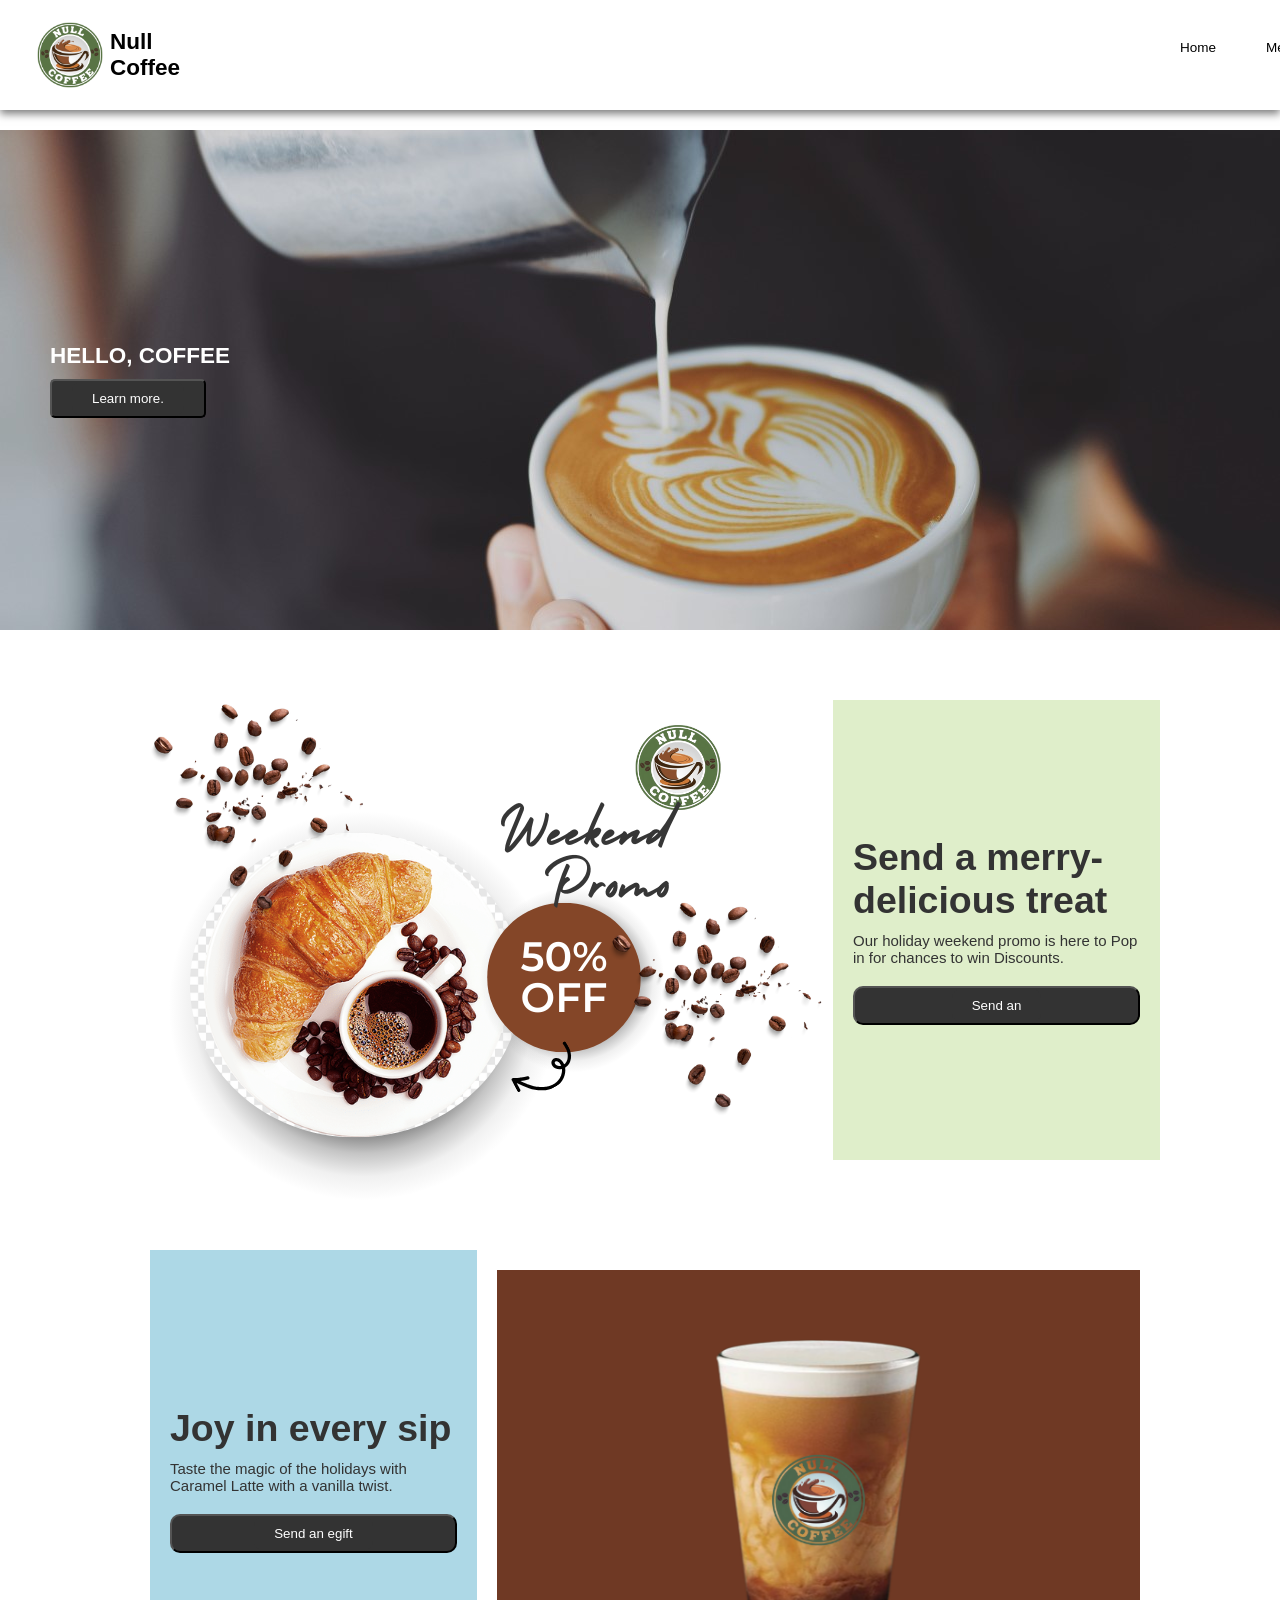
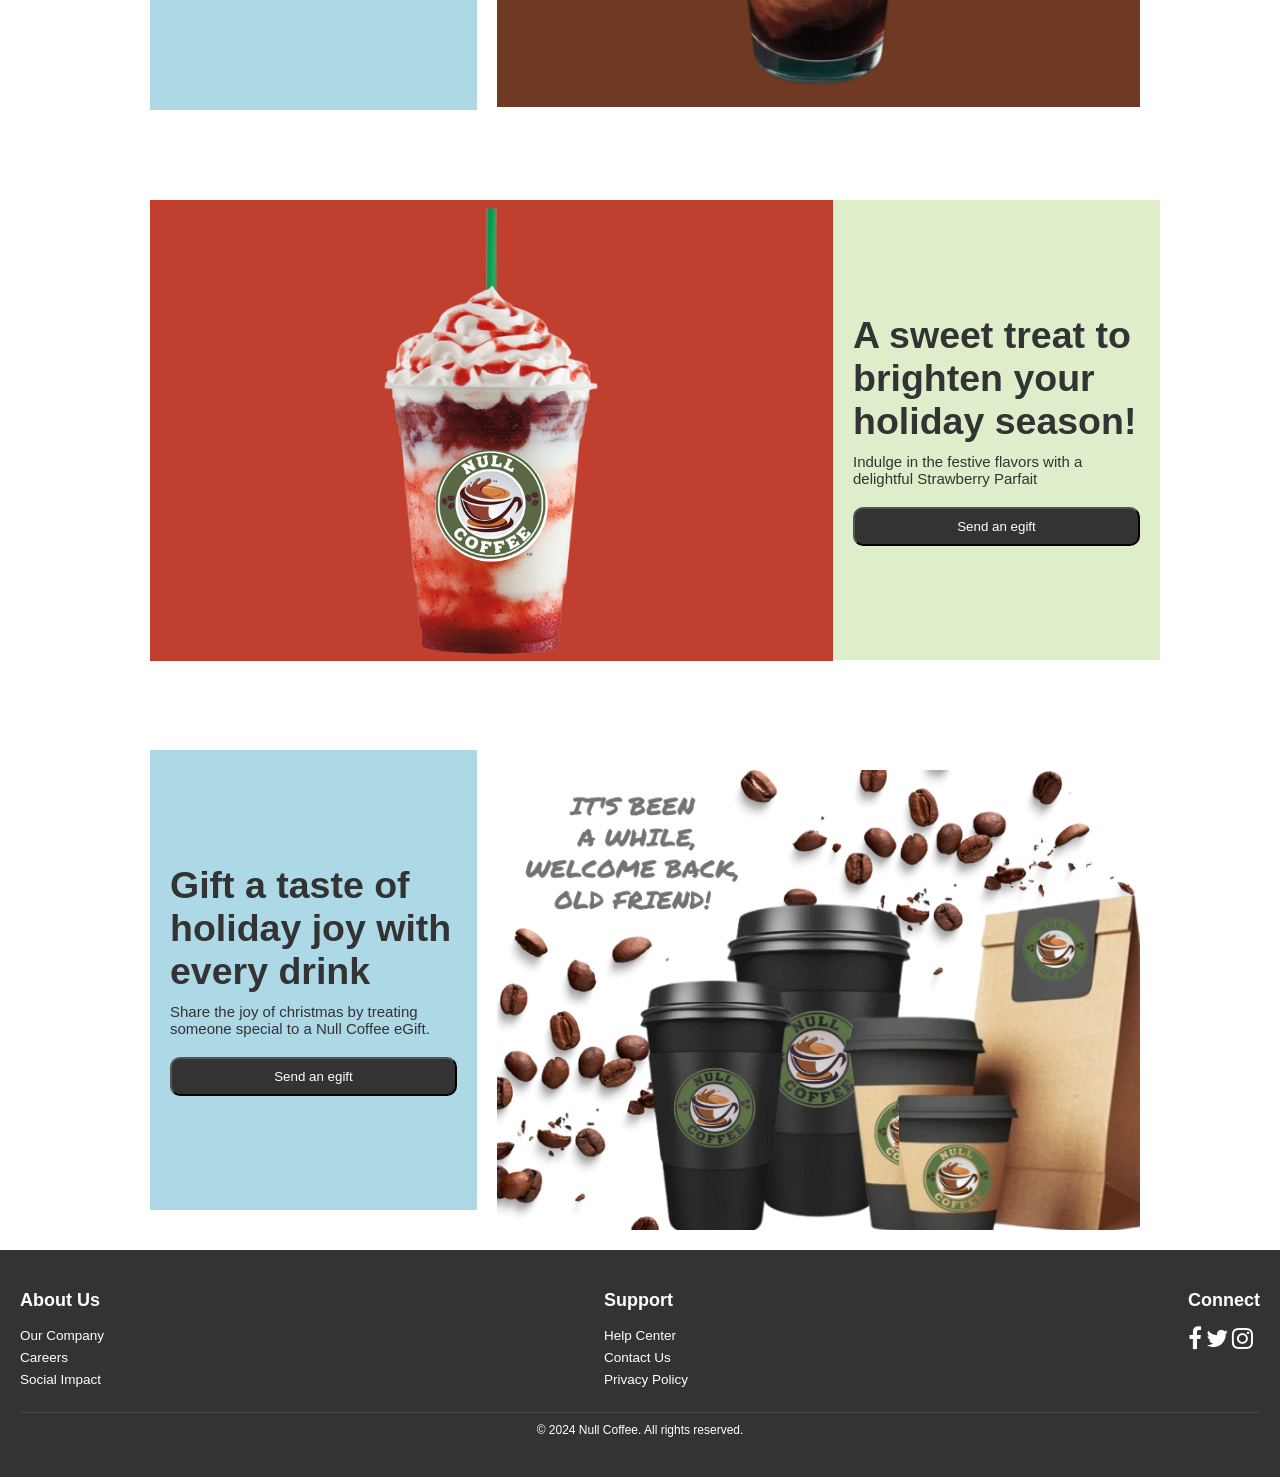
<file: WDP - Null Coffee/index.html>
<!DOCTYPE html>
<html lang="en">
<head>
    <meta charset="UTF-8">
    <meta name="viewport" content="width=device-width, initial-scale=1.0">
    <title>Null Coffee</title>
    <link rel="stylesheet" href="https://cdnjs.cloudflare.com/ajax/libs/font-awesome/4.7.0/css/font-awesome.min.css">
    <link rel="stylesheet" href="styles.css">
    <link rel="icon" type="png" href="image/logo.png">
</head>
<body>

    <!-- Header Section -->
    <header>
        <div class="navbar">
            <a href="index.html"><img src="image/logo.png" alt="Null Coffee Logo"></a>
            <h2>Null Coffee</h2>
            <div class="menu">
                    <div class="point"><a href="index.html">Home</a></div>
                    <div class="point"><a href="menu/menu.html">Menu</a></div>
                    <div class="point"><a href="About Us/About Us.html">About Us</a></div>
                    <div class="point"><a href="About Us/About Us.html">Contact Us</a></div>
            </div>
        </div>
    </header>

    <!-- Body / Hero Section -->
  
    <section class="background">
        <div class="headerhalf1">
            <h2>HELLO, COFFEE</h2>
            <button class="cta-button"><a href="menu/menu.html">Learn more.</a></button>
        </div>
    </section>  

    <section class="hero">
        <div class="hero-left">
            <img src="image/Promo.png" alt="Gift Card Image">
        </div>
        <div class="hero-right">
            <h1>Send a merry-delicious treat</h1>
            <p>Our holiday weekend promo is here to 
                Pop in for chances to win  Discounts. </p>
            <button class="cta-button"><a href="menu/menu.html">Send an </a></button>
    </section>

     <section class="hero2 highlight">
        <div class="hero-left2">
            <img src="iced coffee/Latte Coffee.png" alt="Iced Coffee Image">
        </div>
        <div class="hero-right2">
            <h1>Joy in every sip
               </h1>
            <p> Taste the magic of the holidays with Caramel  Latte with a vanilla twist.</p>
              <button class="cta-button"><a href="menu/menu.html">Send an egift </a></button>
        </div>
    </section>

    <section class="hero">
        <div class="hero-left">
            <img src="frapped/strawberry.png" alt="Frapped Image">
        </div>
        <div class="hero-right">
            <h1> A sweet treat to brighten your holiday season!</h1>
            <p>Indulge in the festive flavors with a delightful Strawberry Parfait </p>
            <button class="cta-button"><a href="menu/menu.html">Send an egift</a></button>
        </div>
    </section>

    <section class="hero2">
        <div class="hero-left2">
            <img src="image/package.png" alt="Iced Coffee Image">
        </div>
        <div class="hero-right2">
            <h1>Gift a taste of holiday joy with every drink</h1>
            <p>Share the joy of christmas by treating someone special to a Null Coffee eGift.</p>
           <button class="cta-button"><a href="menu/menu.html">Send an egift </a></button>
        </div>
    </section>


      <!-- Footer Section -->
    <footer>
        <div class="footer-columns">
            <div class="footer-column">
                <h4>About Us</h4>
                <ul>
                    <li><a href="About Us/About Us.html">Our Company</a></li>
                    <li><a href="About Us/About Us.html">Careers</a></li>
                    <li><a href="About Us/About Us.html">Social Impact</a></li>
                </ul>
            </div>
            <div class="footer-column">
                <h4>Support</h4>
                <ul>
                    <li><a href="About Us/About Us.html">Help Center</a></li>
                    <li><a href="About Us/About Us.html">Contact Us</a></li>
                    <li><a href="About Us/About Us.html">Privacy Policy</a></li>
                </ul>
            </div>
            <div class="footer-column">
                <h4>Connect</h4>
                <ul>
                    <i class="fa fa-facebook" aria-hidden="true"></i>
                    <i class="fa fa-twitter" aria-hidden="true"></i>
                    <i class="fa fa-instagram" aria-hidden="true"></i>
                </ul>
            </div>
        </div>
        <div class="footer-bottom">
            <p>&copy; 2024 Null Coffee. All rights reserved.</p>
        </div>
    </footer>
</body>
</html>
</file>
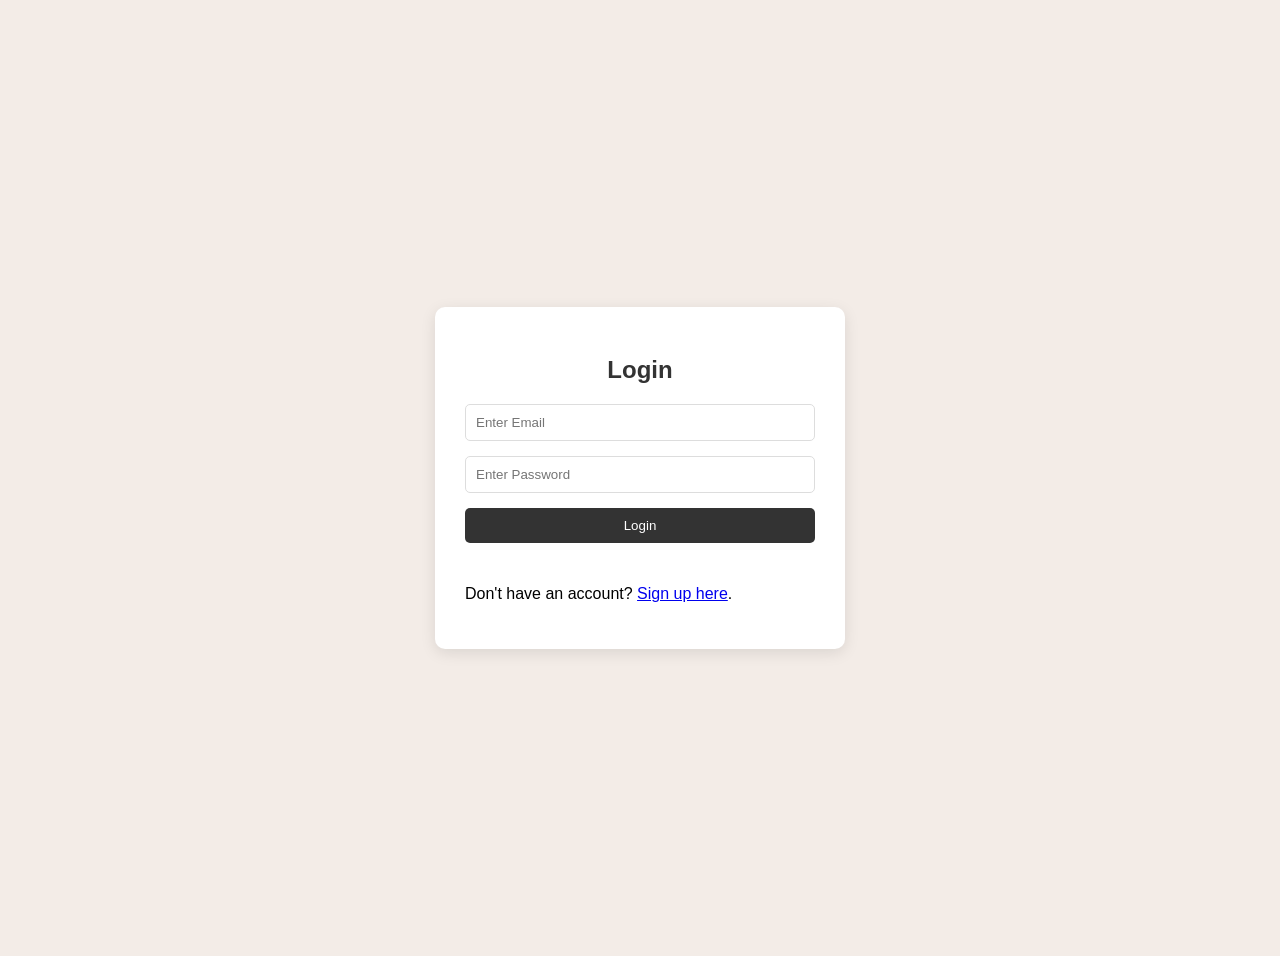
<file: WDP - Null Coffee/login.html>
<!DOCTYPE html>
<html lang="en">
<head>
    <meta charset="UTF-8">
    <meta name="viewport" content="width=device-width, initial-scale=1.0">
    <title>Login Page</title>
    <link rel="icon" type="png" href="logo.png">
</head>
<style>
    body {
    font-family: Arial, sans-serif;
    background-color: #f3ece7;
    display: flex;
    align-items: center;
    justify-content: center;
    height: 100vh;
    padding: 20px;
}
    .auth-container {
    background-color: white;
    width: 350px;
    padding: 30px;
    border-radius: 10px;
    box-shadow: 0 4px 15px rgba(0, 0, 0, 0.1);
}
.auth-container {
    display: flex;
    flex-direction: column;
}

.auth-container h2 {
    text-align: center;
    margin-bottom: 20px;
    color: #333;
}
.auth-container input {
    padding: 10px;
    margin-bottom: 15px;
    border: 1px solid #ddd;
    border-radius: 5px;
}
.auth-container button {
    background-color: #333;
    color: white;
    border: none;
    padding: 10px;
    cursor: pointer;
    border-radius: 5px;
    transition: background-color 0.3s ease;
}
.auth-container button:hover {
    background-color: #0056b3;
}
.error {
    color: red;
    margin-top: 10px;
}
</style>
<body>
    <div class="auth-container">
        <h2>Login</h2>
        <input type="email" id="login-email" placeholder="Enter Email" />
        <input type="password" id="login-password" placeholder="Enter Password" />
        <button onclick="validateLogin()">Login</button>
        <p id="login-error" class="error"></p>
        <p>Don't have an account? <a href="signup.html">Sign up here</a>.</p>
    </div>
    <script src="auth.js"></script>
</body>
</html>
</file>
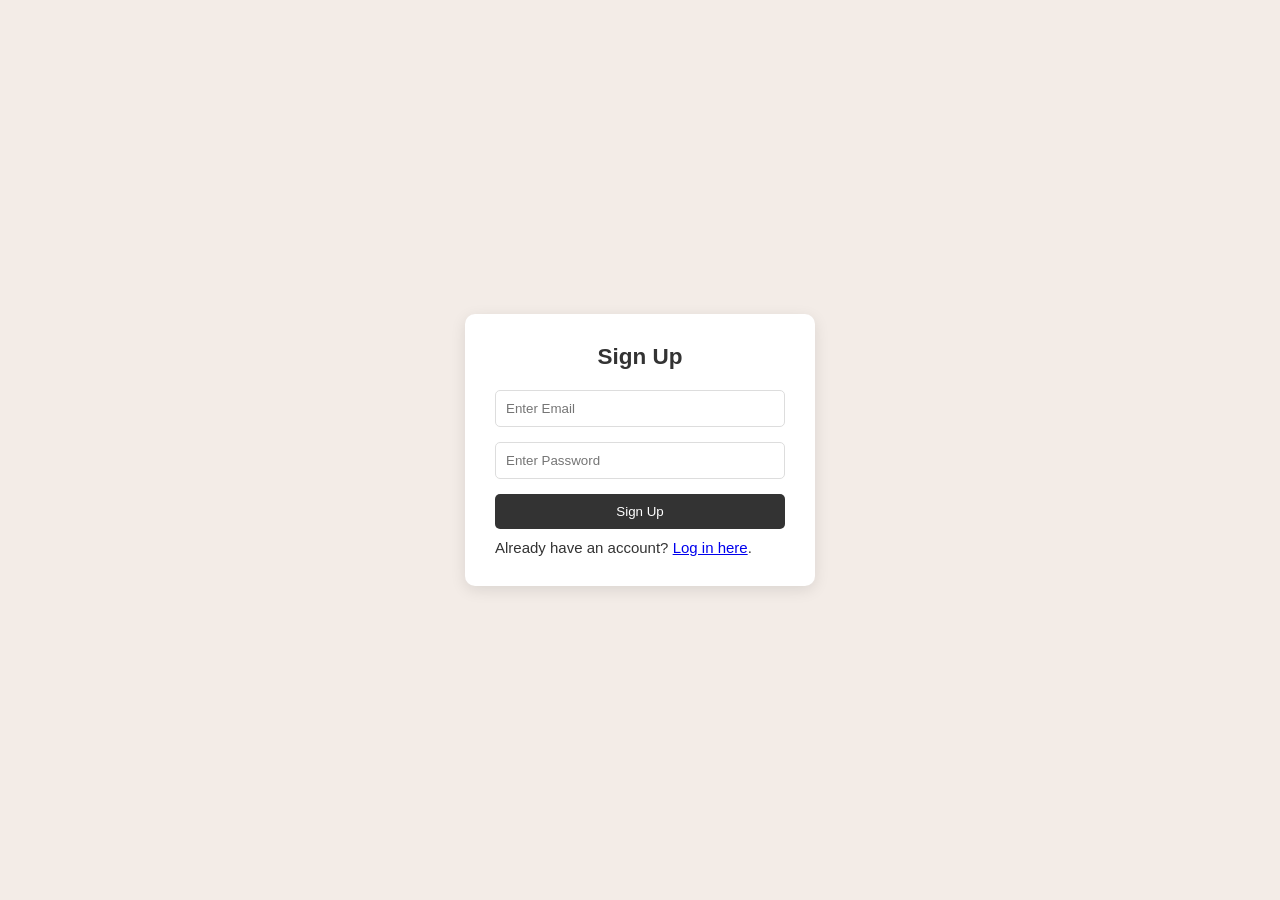
<file: WDP - Null Coffee/signup.html>
<!DOCTYPE html>
<html lang="en">
<head>
    <meta charset="UTF-8">
    <meta name="viewport" content="width=device-width, initial-scale=1.0">
    <title>Signup Page</title>
    <link rel="stylesheet" href="styles.css">
    <link rel="icon" type="png" href="logo.png">
</head>
<style>
    body {
    font-family: Arial, sans-serif;
    background-color: #f3ece7;
    display: flex;
    align-items: center;
    justify-content: center;
    height: 100vh;
    padding: 20px;
}
    .auth-container {
    background-color: white;
    width: 350px;
    padding: 30px;
    border-radius: 10px;
    box-shadow: 0 4px 15px rgba(0, 0, 0, 0.1);
}
.auth-container {
    display: flex;
    flex-direction: column;
}

.auth-container h2 {
    text-align: center;
    margin-bottom: 20px;
    color: #333;
}
.auth-container input {
    padding: 10px;
    margin-bottom: 15px;
    border: 1px solid #ddd;
    border-radius: 5px;
}
.auth-container button {
    background-color: #333;
    color: white;
    border: none;
    padding: 10px;
    cursor: pointer;
    border-radius: 5px;
    transition: background-color 0.3s ease;
}
.auth-container button:hover {
    background-color: #0056b3;
}
.error {
    color: red;
    margin-top: 10px;
}
</style>
<body>
    <div class="auth-container">
        <h2>Sign Up</h2>
        <input type="email" id="signup-email" placeholder="Enter Email" />
        <input type="password" id="signup-password" placeholder="Enter Password" />
        <button onclick="validateSignup()">Sign Up</button>
        <p id="signup-error" class="error"></p>
        <p>Already have an account? <a href="login.html">Log in here</a>.</p>
    </div>
    <script src="auth.js"></script>
</body>
</html>
</file>
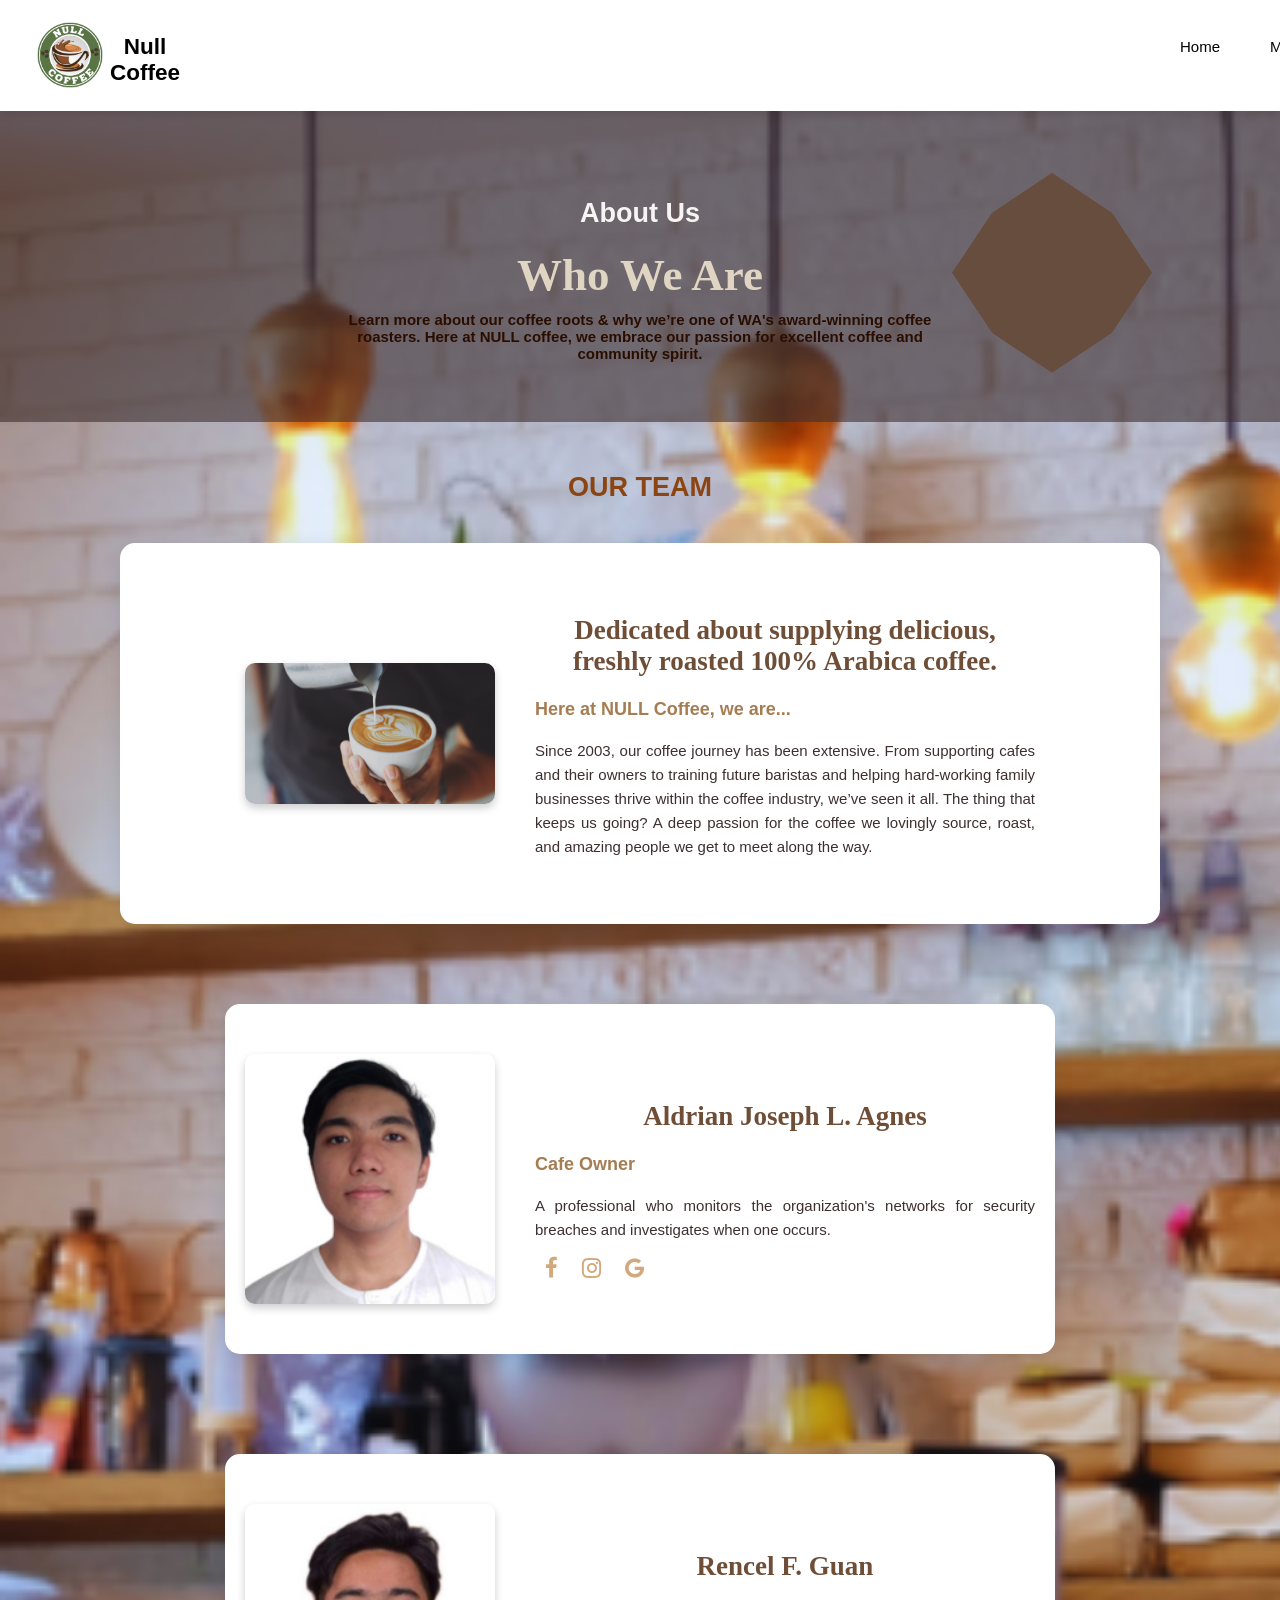
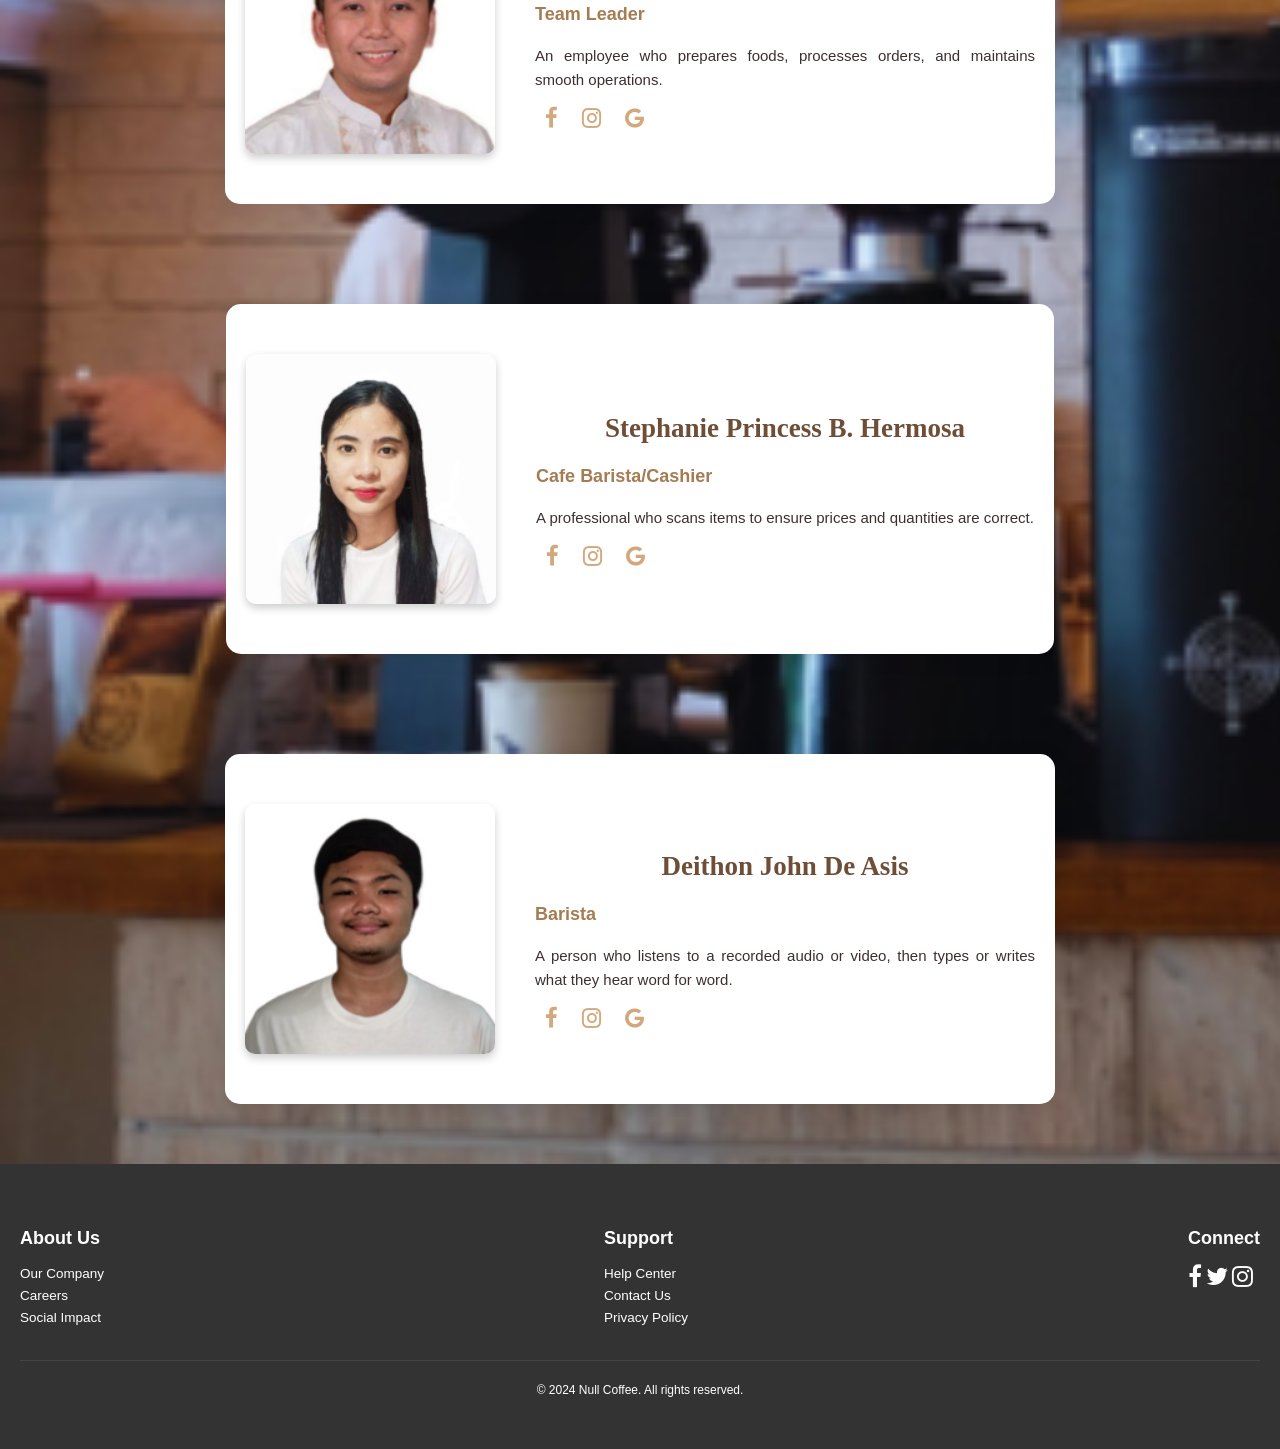
<file: WDP - Null Coffee/About Us/About Us.html>
<!DOCTYPE html>
<html lang="en">
<head>
    <meta charset="UTF-8">
    <meta name="viewport" content="width=device-width, initial-scale=1.0">
    <link rel="icon" type="png" href="logo.png">
    <title>About Us</title>

    <!-- Font Awesome CSS -->
    <link rel="stylesheet" href="https://cdnjs.cloudflare.com/ajax/libs/font-awesome/4.7.0/css/font-awesome.min.css">

    <!-- External CSS Link -->
    <link rel="stylesheet" type="text/css" href="style.css">
</head>
<body>

    <!-- Header Section -->
    <header>
        <div class="navbar">
            <a href="C:\Users\User\Documents\WDP - Null Coffee with JS\WDP - Null Coffee\index.html"><img src="logo.png" alt="Null Coffee Logo"></a>
            <h2>Null Coffee</h2>
            <div class="menu">
                    <div class="point"><a href="C:\Users\User\Documents\WDP - Null Coffee with JS\WDP - Null Coffee\index.html">Home</a></div>
                    <div class="point"><a href="C:\Users\User\Documents\WDP - Null Coffee with JS\WDP - Null Coffee\menu\menu.html">Menu</a></div>
                    <div class="point"><a href="About Us.html">About Us</a></div>
                    <div class="point"><a href="About Us.html">Contact Us</a></div>
            </div>
        </div>
    </header>
    </header>

    <!-- Header Section for About Us -->
    <div class="header-section">
        <h3>About Us</h3>
        <h1>Who We Are</h1>
        <p class="about-text">Learn more about our coffee roots & why we’re one of WA's award-winning coffee roasters. Here at NULL coffee, we embrace our passion for excellent coffee and community spirit.</p>
        <div class="wavy-line"></div>
        
        <!-- Accent shape for decorative effect -->
        <div class="accent-shape"></div> 
    </div>

    <h3 style="text-align: center; margin-top: 50px;">
        OUR TEAM
    </h3>

    <!-- New Team Section (Image on the left and description on the right) -->
    <div class="team-section">
        <img src="cafe bg css.png" alt="Team Image" class="team-image">

        <div class="team-description">
            <h2>Dedicated about supplying delicious, freshly roasted 100% Arabica coffee.</h2>
            <p class="highlight">Here at NULL Coffee, we are...</p>
            <p>Since 2003, our coffee journey has been extensive. From supporting cafes and their owners to training future baristas and helping hard-working family businesses thrive within the coffee industry, we’ve seen it all. The thing that keeps us going? A deep passion for the coffee we lovingly source, roast, and amazing people we get to meet along the way.</p>
        </div>
    </div>

    <!-- Individual Team Members Section -->
    <div class="team-container">

        <!-- Team Member 1 -->
        <div class="team-section">
            <img src="ALDRIAN AGNES PIC.png" alt="Agnes's photo" class="team-image">
            <div class="team-description">
                <h2>Aldrian Joseph L. Agnes</h2>
                <p class="highlight">Cafe Owner</p>
                <p>A professional who monitors the organization's networks for security breaches and investigates when one occurs.</p>
                <div class="social-icons">
                    <i class="fa fa-facebook" aria-hidden="true"></i>
                    <i class="fa fa-instagram" aria-hidden="true"></i>
                    <i class="fa fa-google" aria-hidden="true"></i>
                </div>
            </div>
        </div>

        <!-- Team Member 2 -->
        <div class="team-section">
            <img src="RENCEL GUAN PIC.png" alt="Guan's photo" class="team-image">
            <div class="team-description">
                <h2>Rencel F. Guan</h2>
                <p class="highlight">Team Leader</p>
                <p>An employee who prepares foods, processes orders, and maintains smooth operations.</p>
                <div class="social-icons">
                    <i class="fa fa-facebook" aria-hidden="true"></i>
                    <i class="fa fa-instagram" aria-hidden="true"></i>
                    <i class="fa fa-google" aria-hidden="true"></i>
                </div>
            </div>
        </div>

        <!-- Team Member 3 -->
        <div class="team-section">
            <img src="STEPHANIE HERMOSA_PIC.png" alt="Hermosa's photo" class="team-image">
            <div class="team-description">
                <h2>Stephanie Princess B. Hermosa</h2>
                <p class="highlight">Cafe Barista/Cashier</p>
                <p>A professional who scans items to ensure prices and quantities are correct.</p>
                <div class="social-icons">
                    <i class="fa fa-facebook" aria-hidden="true"></i>
                    <i class="fa fa-instagram" aria-hidden="true"></i>
                    <i class="fa fa-google" aria-hidden="true"></i>
                </div>
            </div>
        </div>

        <!-- Team Member 4 -->
        <div class="team-section">
            <img src="DEITHON DE ASIS PIC.png" alt="De Asis's photo" class="team-image">
            <div class="team-description">
                <h2>Deithon John De Asis</h2>
                <p class="highlight">Barista</p>
                <p>A person who listens to a recorded audio or video, then types or writes what they hear word for word.</p>
                <div class="social-icons">
                    <i class="fa fa-facebook" aria-hidden="true"></i>
                    <i class="fa fa-instagram" aria-hidden="true"></i>
                    <i class="fa fa-google" aria-hidden="true"></i>
                </div>
            </div>
        </div>
    </div>
      <!-- Footer Section -->
    <footer>
        <div class="footer-columns">
            <div class="footer-column">
                <h4>About Us</h4>
                <ul>
                    <li><a href="About Us\About Us.html">Our Company</a></li>
                    <li><a href="About Us\About Us.html">Careers</a></li>
                    <li><a href="About Us\About Us.html">Social Impact</a></li>
                </ul>
            </div>
            <div class="footer-column">
                <h4>Support</h4>
                <ul>
                    <li><a href="About Us\About Us.html">Help Center</a></li>
                    <li><a href="About Us\About Us.html">Contact Us</a></li>
                    <li><a href="About Us\About Us.html">Privacy Policy</a></li>
                </ul>
            </div>
            <div class="footer-column">
                <h4>Connect</h4>
                <ul>
                    <i class="fa fa-facebook" aria-hidden="true"></i>
                    <i class="fa fa-twitter" aria-hidden="true"></i>
                    <i class="fa fa-instagram" aria-hidden="true"></i>
                </ul>
            </div>
        </div>
        <div class="footer-bottom">
            <p>&copy; 2024 Null Coffee. All rights reserved.</p>
        </div>
    </footer>
</body>
</html>
</file>
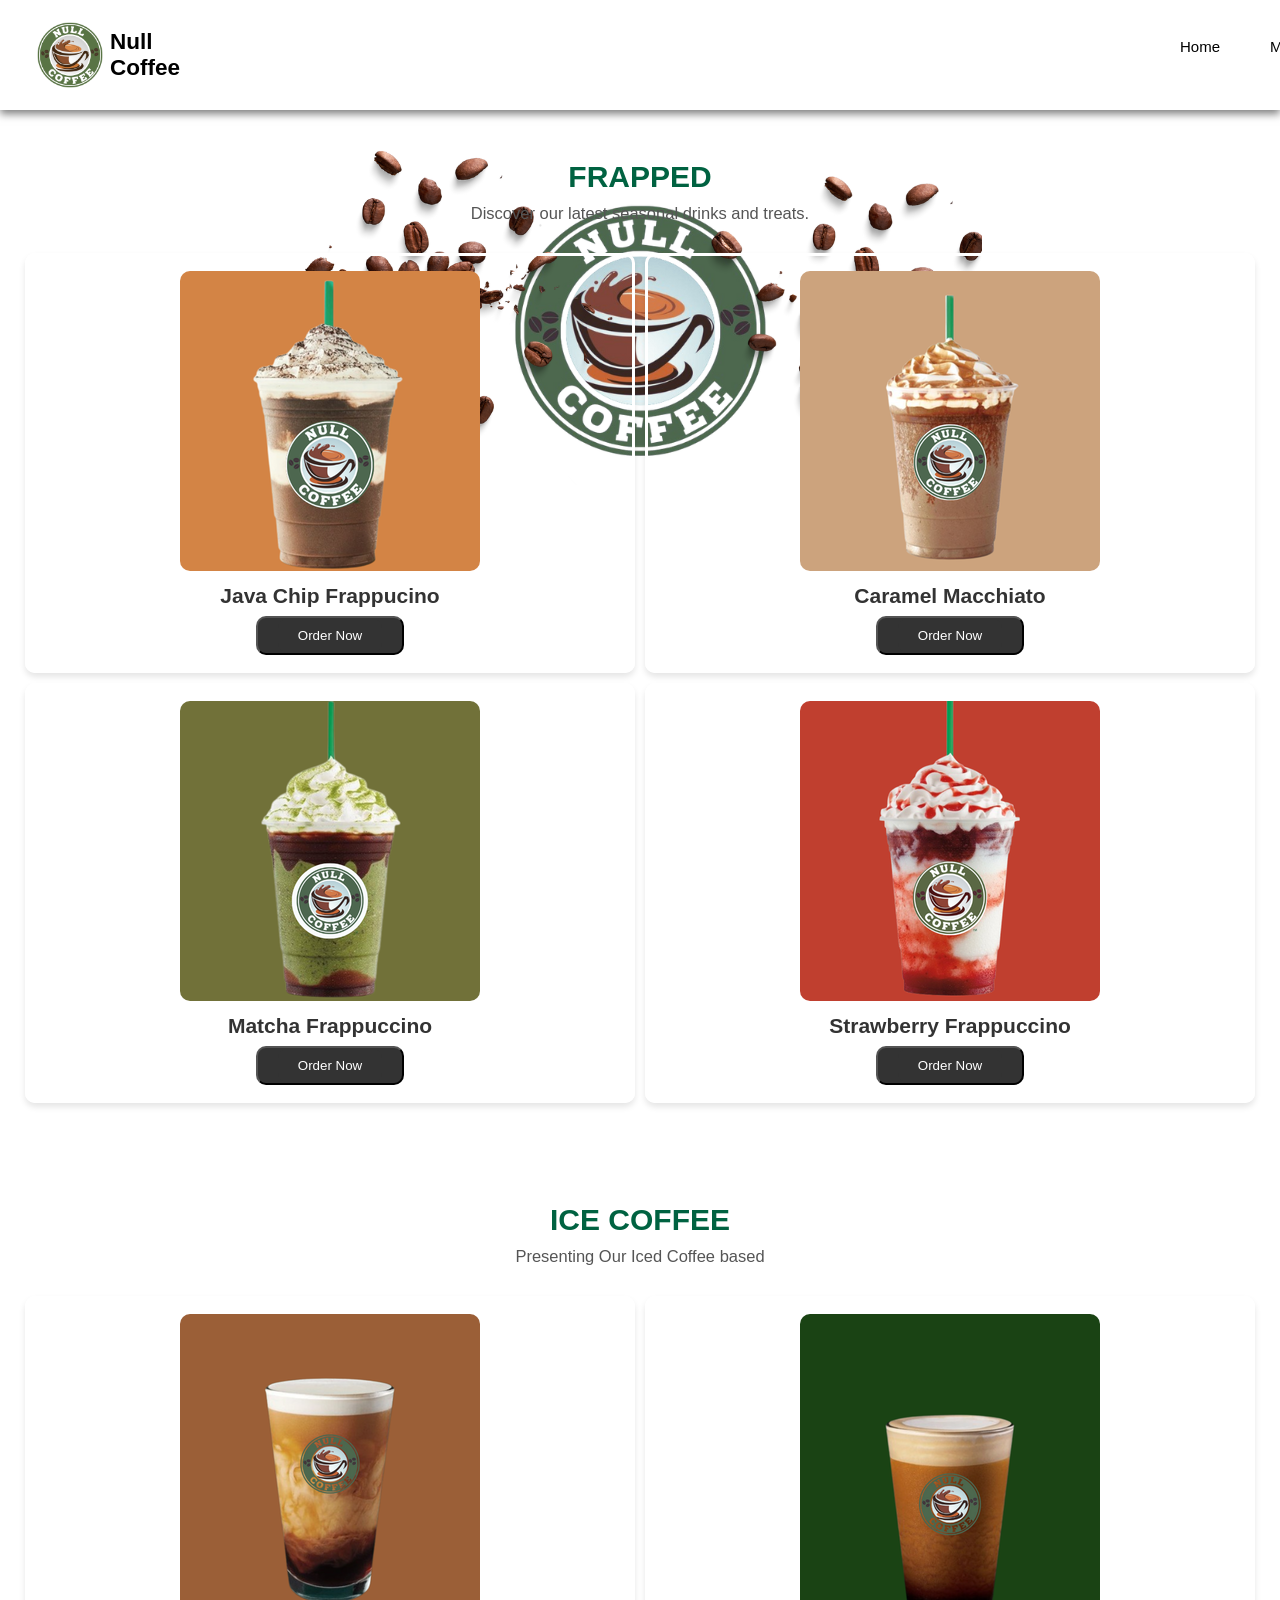
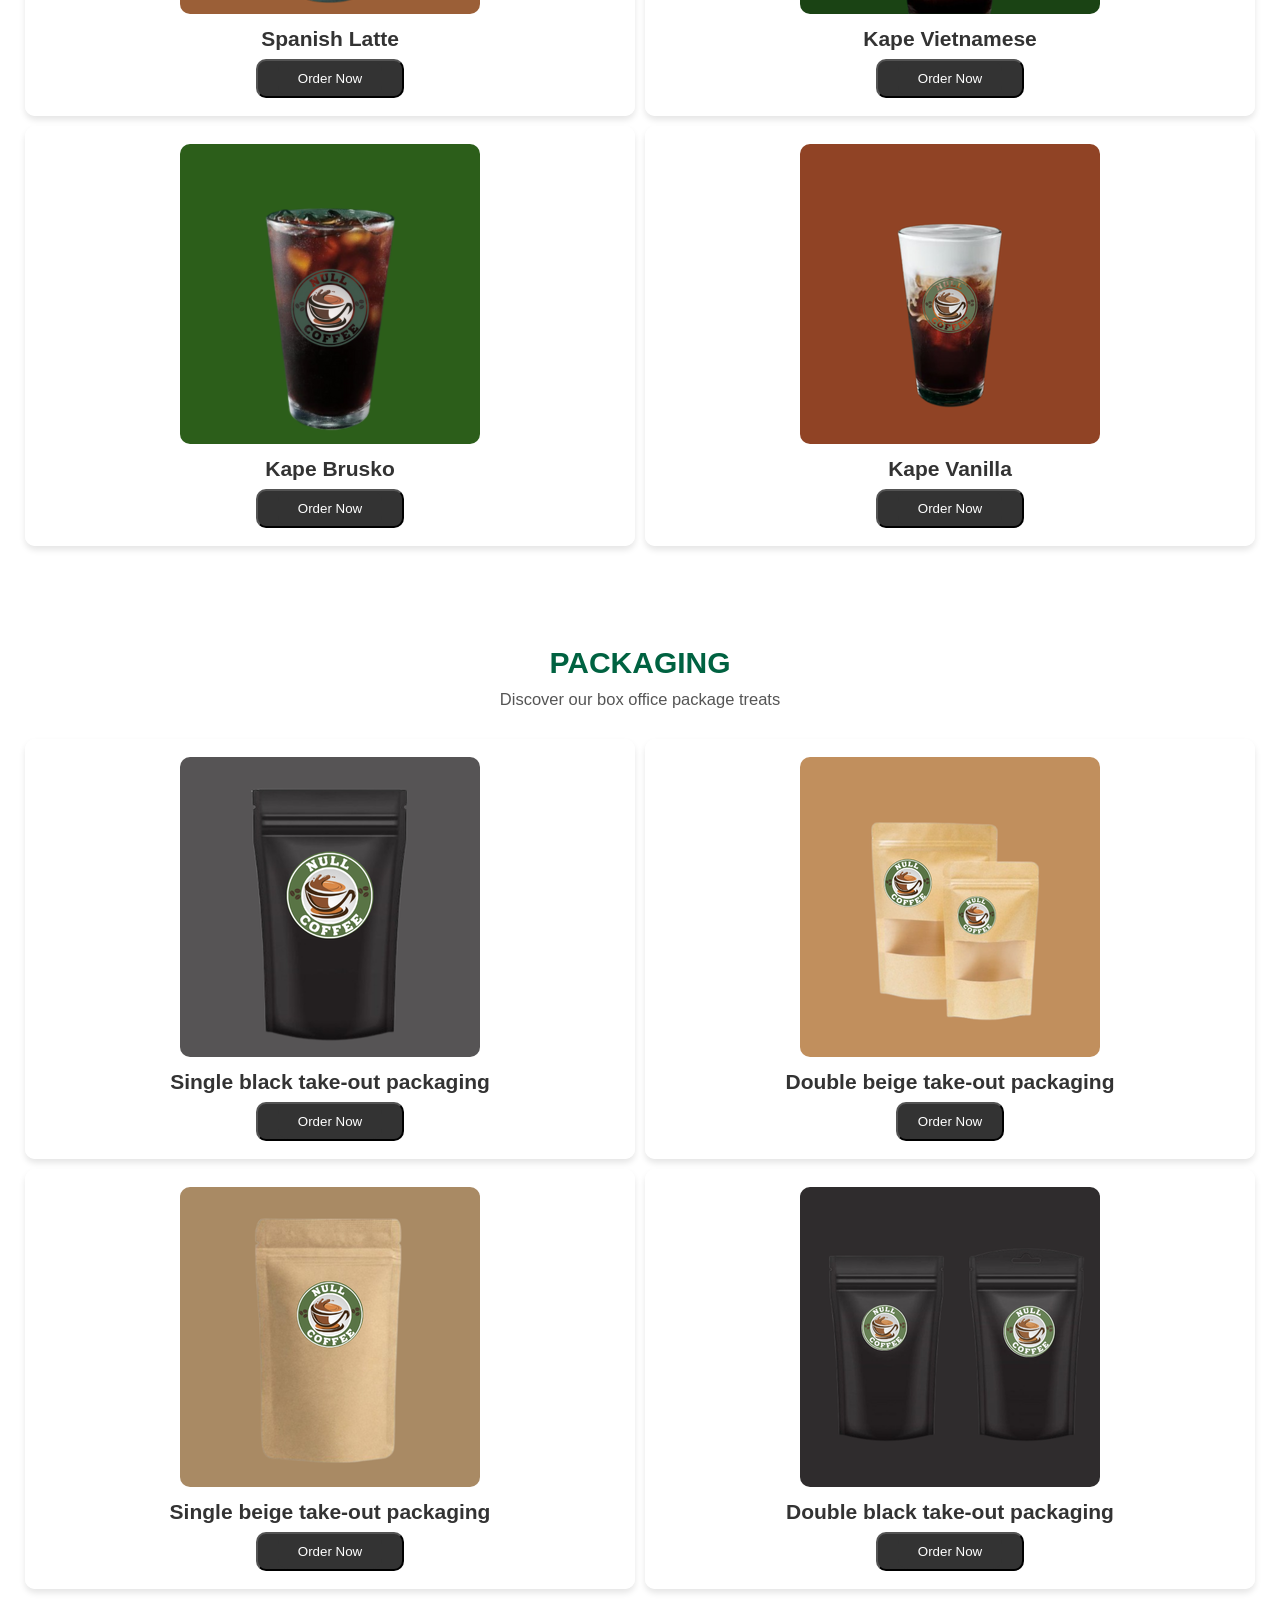
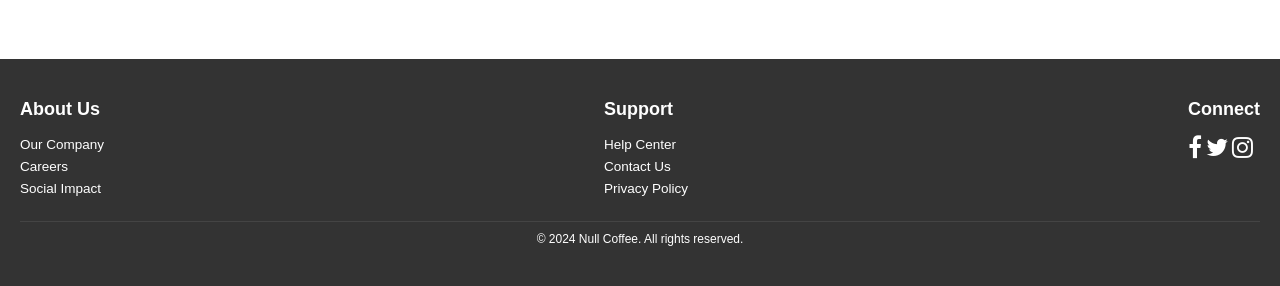
<file: WDP - Null Coffee/menu/menu.html>
<!DOCTYPE html>
<html lang="en">
<head>
    <meta charset="UTF-8">
    <meta name="viewport" content="width=device-width, initial-scale=1.0">
    <title>Null Coffee</title>
    <link rel="stylesheet" href="https://cdnjs.cloudflare.com/ajax/libs/font-awesome/4.7.0/css/font-awesome.min.css">
    <link rel="stylesheet" href="styles.css">
    <link rel="icon" type="png" href="image/logo.png">
</head>
<body>

    <!-- Header Section -->
    <header>
        <div class="navbar">
            <a href="C:\Users\User\Documents\WDP - Null Coffee with JS\WDP - Null Coffee\index.html"><img src="image/logo.png" alt="Null Coffee Logo"></a>
            <h2>Null Coffee</h2>
            <div class="menu">
                    <div class="point"><a href="C:\Users\User\Documents\WDP - Null Coffee with JS\WDP - Null Coffee\index.html">Home</a></div>
                    <div class="point"><a href="C:\Users\User\Documents\WDP - Null Coffee with JS\WDP - Null Coffee\menu\menu.html">Menu</a></div>
                    <div class="point"><a href="C:\Users\User\Documents\WDP - Null Coffee with JS\WDP - Null Coffee\About Us/About Us.html">About Us</a></div>
                    <div class="point"><a href="C:\Users\User\Documents\WDP - Null Coffee with JS\WDP - Null Coffee\About Us/About Us.html">Contact Us</a></div>
            </div>
        </div>
    </header>

<!-- Featured Section -->
<section class="featured"> 
    <div class="background-image">
                <img src="image/logoback.png" alt="LOGO">
        </div>
    <h1>FRAPPED</h1>
    <p>Discover our latest seasonal drinks and treats.</p>
    <div class="menu-items">
        <!-- Featured Item 1 -->
            <div class="menu-item highlight border1">
                <img src="image/C++ N Cream Frapped.png" alt="C++ N Cream Frapped">
                <h2>Java Chip Frappucino</h2>
               <button class="cta-button"><a href="C:\Users\User\Documents\WDP - Null Coffee (editid\WDP - Null Coffee\login.html">Order Now</a></button>
        </div>

        

        <!-- Featured Item 2 -->
        <div class="menu-item highlight border2">
            <img src="image/vanilla.png" alt="C++ Vanilla Frapped">
            <h2>Caramel Macchiato</h2>
           <button class="cta-button"><a href="C:\Users\User\Documents\WDP - Null Coffee (editid\WDP - Null Coffee\login.html">Order Now</a></button>
        </div>

        <!-- Featured Item 3 -->
        <div class="menu-item highlight border3">
            <img src="image/macha.png" alt="Macha Frapped">
            <h2>Matcha Frappuccino</h2>
            <button class="cta-button"><a href="C:\Users\User\Documents\WDP - Null Coffee (editid\WDP - Null Coffee\login.html">Order Now</a></button>
        </div>


         <!-- Featured Item 4 -->
        <div class="menu-item highlight border4">
            <img src="image/strawberry.png" alt="strawberry Frapped">
            <h2>Strawberry Frappuccino</h2>
            <button class="cta-button"><a href="C:\Users\User\Documents\WDP - Null Coffee (editid\WDP - Null Coffee\login.html">Order Now</a></button>
        </div>
    </div>
</section>


<section class="featured">
    
    <h1>ICE COFFEE</h1>
    <p>Presenting Our Iced Coffee based</p>
    
    <div class="menu-items">
        <!-- Featured Item 1 -->
        <div class="menu-item highlight border5">
            <img src="image/C++Latte.png" alt="C++Latte">
            <h2>Spanish Latte</h2>
            <button class="cta-button"><a href="C:\Users\User\Documents\WDP - Null Coffee (editid\WDP - Null Coffee\login.html">Order Now</a></button>
        </div>

      
        <div class="menu-item highlight border6">
            <img src="image/Java Saltede Caramel.png" alt="Salted Caramel">
            <h2>Kape Vietnamese</h2>
            <button class="cta-button"><a href="C:\Users\User\Documents\WDP - Null Coffee (editid\WDP - Null Coffee\login.html">Order Now</a></button>
        </div>

        
        <div class="menu-item highlight border7">
            <img src="image/C brew.png" alt="C brew">
            <h2>Kape Brusko</h2>
            <button class="cta-button"><a href="C:\Users\User\Documents\WDP - Null Coffee (editid\WDP - Null Coffee\login.html">Order Now</a></button>
        </div>


        
        <div class="menu-item highlight border8">
            <img src="image/Python Vanilla Cream.png" alt="Python Vanilla Cream">
            <h2>Kape Vanilla</h2>
            <button class="cta-button"><a href="C:\Users\User\Documents\WDP - Null Coffee (editid\WDP - Null Coffee\login.html">Order Now</a></button>
        </div>
    </div>
</section>



<section class="featured">
    
    <h1>PACKAGING</h1>
    <p>Discover our box office package treats</p>
    
    <div class="menu-items">
        <!-- Featured Item 1 -->
        <div class="menu-item highlight border9">
            <img src="image/package1.png" alt="C++ N Cream Frapped">
            <h2>Single black take-out packaging </h2>
            <button class="cta-button"><a href="C:\Users\User\Documents\WDP - Null Coffee (editid\WDP - Null Coffee\login.html">Order Now</a></button>
        </div>


        <!-- Featured Item 2 -->
        <div class="menu-item highlight border10">
            <img src="image/package2.png" alt="C++ Vanilla Frapped">
            <h2>Double beige take-out packaging</h2>
            <button class="cta-button">Order Now</button>
        </div>

        <!-- Featured Item 3 -->
        <div class="menu-item highlight border11">
            <img src="image/package3.png" alt="Macha Frapped">
            <h2>Single beige take-out packaging</h2>
            <button class="cta-button"><a href="C:\Users\User\Documents\WDP - Null Coffee (editid\WDP - Null Coffee\login.html">Order Now</a></button>
        </div>

         <!-- Featured Item 4 -->
        <div class="menu-item highlight border12">
            <img src="image/package4.png" alt="strawberry Frapped">
            <h2>Double black take-out packaging</h2>
           <button class="cta-button"><a href="C:\Users\User\Documents\WDP - Null Coffee (editid\WDP - Null Coffee\login.html">Order Now</a></button>
        </div>
    </div>
</section>

      <!-- Footer Section -->
    <footer>
        <div class="footer-columns">
            <div class="footer-column">
                <h4>About Us</h4>
                <ul>
                    <li><a href="C:\Users\User\Documents\WDP - Null Coffee with JS\WDP - Null Coffee\About Us\About Us.html">Our Company</a></li>
                    <li><a href="C:\Users\User\Documents\WDP - Null Coffee with JS\WDP - Null Coffee\About Us\About Us.html">Careers</a></li>
                    <li><a href="C:\Users\User\Documents\WDP - Null Coffee with JS\WDP - Null Coffee\About Us\About Us.html">Social Impact</a></li>
                </ul>
            </div>
            <div class="footer-column">
                <h4>Support</h4>
                <ul>
                    <li><a href="C:\Users\User\Documents\WDP - Null Coffee with JS\WDP - Null Coffee\About Us\About Us.html">Help Center</a></li>
                    <li><a href="C:\Users\User\Documents\WDP - Null Coffee with JS\WDP - Null Coffee\About Us\About Us.html">Contact Us</a></li>
                    <li><a href="C:\Users\User\Documents\WDP - Null Coffee with JS\WDP - Null Coffee\About Us\About Us.html">Privacy Policy</a></li>
                </ul>
            </div>
            <div class="footer-column">
                <h4>Connect</h4>
                <ul>
                    <i class="fa fa-facebook" aria-hidden="true"></i>
                    <i class="fa fa-twitter" aria-hidden="true"></i>
                    <i class="fa fa-instagram" aria-hidden="true"></i>
                </ul>
            </div>
        </div>
        <div class="footer-bottom">
            <p>&copy; 2024 Null Coffee. All rights reserved.</p>
        </div>
    </footer>
</body>
</html>
</file>
<file: WDP - Null Coffee/styles.css>
/*Homepage*/
* {
    margin: 0;
    padding: 0;
    box-sizing: border-box;
}

body {
    font-family: Arial, sans-serif;
    color: #333;
}

@media screen and (min-width: 1024px) {
  body {
    font-size: 15px;
  }
  button {
    padding: 20px 30px;
  }
}
/* Header */
header {
    background-color: transparent;
    color: white;
    padding: 15px 30px;
    box-shadow: 0 4px 8px rgba(0, 0, 0, 0.5);
}

.navbar {
    display: flex;
    justify-content: space-between;
    align-items: center;
    color: black;
}
.navbar h2{
    display: flex;
    align-items: center;
    color: black;
    margin-right: 1000px;
}
.navbar img{
    display: flex;
    max-width: 80px;
    max-height: 80px; 
    object-fit: cover; 
    justify-content: center;
}

.point a{
    color:black;
    text-decoration: none;
}

.menu {
    display: flex;
    color: white;
    text-decoration: none;
    font-size: 0.9em;
    transition: color 0.3s;
    list-style: none;
    gap: 50px;
}
.point:hover{
    text-decoration: underline;
    color: lightblue; 
}



/*Hero Section*/ 
.background {
    display: flex;
    align-items: center;
    justify-content: flex-start; 
    height: 500px;
    background-image: url(image/bg.jpg); 
    background-size: cover;
    background-repeat: no-repeat;
   /* border-left: 100px solid white; 
    border-right: 100px solid white; */
    padding-left: 50px; 
    position: relative;
    color: white;
    margin-top: 20px;
    margin-bottom: 20px;
}

.background .headerhalf1 {
    max-width: 400px; 
}

.background h1 {
    font-size: 2.5em;
    font-weight: bold;
    margin-bottom: 10px;
}

.background button{
    color: white;
    text-decoration: none;
    padding: 10px 20px;
    background-color: #333;
    border-radius: 5px;
    display: inline-block;
    margin-top: 10px;
}

.hero {
    display: flex;
    height: 500px; 
    padding: 20px;
    border-left: 100px solid white; 
    border-right: 100px solid white; 
    padding-left: 50px; 
    margin-top: 50px;
}


}
.hero-left img{
    background-position: center;
    background-size: cover; 
    height: 500px;
    width: 683px;
    display: flex;
    align-items: center;
    justify-content: center;
    padding: 20px;
}

.hero-right {
    flex: 1;
    padding: 20px;
    color: #333;
    display: flex;
    flex-direction: column;
    justify-content: center;
    text-align: left;
    background-color: #dfeeca;
}

.hero-right h1 {
    font-size: 2.5em;
    font-weight: bold;
    margin-bottom: 10px;
}

.hero-right p {
    font-size: 1em;
    margin-bottom: 20px;
}

.cta-button a,button{
    padding: 10px 20px;
    background-color: #333;
    color: white;
    text-decoration: none;
    border-radius: 10px;
}

.hero2 {
    display: flex;
    flex-direction: row-reverse;
    height: 500px; 
    background-color: white;
    padding: 20px;
    border-left: 100px solid white; 
    border-right: 100px solid white; 
    padding-left: 50px; 
    margin-top: 50px;
}


.hero-left2 img{
    background-position: center;
    background-size: contain;
    height: 500px;
    width: 683px;
    display: flex;
    align-items: center;
    justify-content: center;
    padding: 20px;
}

.hero-right2 {
    flex: 1;
    padding: 20px;
    color: #333;
    display: flex;
    flex-direction: column;
    justify-content: center;
    text-align: left;
    background-color: lightblue;
}

.hero-right2 h1 {
    font-size: 2.5em;
    font-weight: bold;
    margin-bottom: 10px;
}

.hero-right2 p {
    font-size: 1em;
    margin-bottom: 20px;
}

footer{
    background-color: #333;
    color: white;
    padding: 40px 20px;
    margin-top: 20px;
}

.footer-columns {
    display: flex;
    justify-content: space-between;
    margin-bottom: 20px;
}

.footer-column {
    max-width: 200px;
}

.footer-column h4 {
    font-size: 1.2em;
    margin-bottom: 15px; 
}

.footer-column ul {
    list-style: none;
    padding: 0; 
}

.footer-column ul li {
    margin: 5px 0;
}

.footer-column ul li a {
    color: white;
    text-decoration: none;
    font-size: 0.9em;
    transition: color 0.3s; 
}

.footer-column i {
    color: white;
    text-decoration: none;
    font-size: 1.5rem;
    transition: color 0.3s; 
}

.footer-column ul li a:hover {
    text-decoration: underline;
    color: #d9e7a5; 
}
.footer-column i:hover{
    color: #007bff;
}

.footer-bottom {
    text-align: center;
    font-size: 0.8em;
    border-top: 1px solid #444; 
    padding-top: 10px; 
}
</file>
<file: WDP - Null Coffee/About Us/style.css>
/*About Us*/
/* General Styles */
body {
    font-family: Arial, sans-serif;
    color: #333; /* Dark coffee color */
    background-color: #f3ece7; /* Light cream color */
    margin: 0;
    padding: 0;
    background-image: url('bg.png'); /* Subtle textured background */
    background-size: cover;
    background-repeat: no-repeat;
}

@media screen and (min-width: 1024px) {
  body {
    font-size: 15px;
  }
  button {
    padding: 20px 30px;
  }
}
/* Page Title and Section Headers */

/* Header */
header {
    background-color: white;
    color: white;
    padding: 15px 30px;
    box-shadow: 0 4px 8px rgba(0, 0, 0, 0.15);
}

.navbar {
    display: flex;
    justify-content: space-between;
    align-items: center;
    color: black;
}
.navbar h2{
    display: flex;
    align-items: center;
    color: black;
    margin-right: 1000px;
}

.navbar img{
    display: flex;
    max-width: 80px;
    max-height: 80px; 
    object-fit: cover; 
    justify-content: center;
}

.menu {
    display: flex;
    gap: 50px;
}
.point:hover{
    color: #007bff;
}
.point a{
    color:black;
    text-decoration: none;
}

h1, h2, h3 {
    text-align: center;
    color: #e0d5c2; /* Creamy color for contrast */
}

h1 {
    font-size: 2.5em;
    margin-top: 20px;
}

h2 {
    font-size: 1.5em;
    margin-bottom: 10px;
}

h3 {
    font-size: 1.8em;
    margin-bottom: 20px;
    color: #8b4513; /* Warm brown color */
}

/* Header Section */
.header-section {
    position: relative;
    /*background-color: rgb(62, 47, 47);#3e2f2f;  Dark coffee background */
    background: rgba(62, 47, 47 ,0.6);
    color: #ffffff;
    text-align: center;
    padding: 60px 20px;
}

.header-section h1 {
    font-size: 3em;
    font-family: 'Georgia', serif;
    margin-bottom: 10px;
}

.header-section h3 {  color: #f6f5f3; }
.header-section .about-text {
    font-size: 1em;
    color:  #290e00; /* Light coffee color */
    max-width: 600px;
    margin: auto;
    font-weight: bolder;
}

/* Accent Shape */
.accent-shape {
    position: absolute;
    width: 200px;
    height: 200px;
    background-color: #a67c52; /* Light coffee color */
    clip-path: polygon(50% 0%, 80% 20%, 100% 50%, 80% 80%, 50% 100%, 20% 80%, 0% 50%, 20% 20%);
    right: 10%;
    top: 20%;
    z-index: -1;
}

/* Highlighted Image */
.highlighted-image {
    width: 150px;
    height: 150px;
    border-radius: 50%;
    object-fit: cover;
    margin-top: 20px;
}

.highlighted-image-wrapper {
    position: absolute;
    right: 5%;
    top: 35%;
    transform: translateY(-50%);
    text-align: center;
}

/* Team Section */
.team-section {
    display: flex;
    align-items: center;
    justify-content: center;
    background-color: #ffffff; /* White background for contrast */
    padding: 50px 20px;
    border-radius: 15px;
    box-shadow: 0 4px 20px rgba(0, 0, 0, 0.1);
    margin: 40px auto;
    max-width: 1000px;
}

.team-image {
    width: 250px;
    height: auto;
    border-radius: 10px;
    box-shadow: 0 4px 8px rgba(0, 0, 0, 0.2);
    margin-right: 40px;
}

.team-description {
    max-width: 500px;
    color: #3e2f2f;
    text-align: justify; /* Dark coffee color */
}

.team-description h2 {
    font-size: 1.8em;
    color: #6f4e37; /* Deep coffee brown */
    margin-bottom: 10px;
    font-family: 'Georgia', serif;
}

.team-description .highlight {
    font-size: 1.2em;
    font-weight: bold;
    color: #a67c52; /* Light coffee color */
    margin-bottom: 10px;
}

.team-description p {
    font-size: 1em;
    line-height: 1.6;
}

/* Team Member Cards */
.team-container {
    display: flex;
    flex-wrap: wrap;
    justify-content: center;
    gap: 20px;
    margin-top: 30px;
}

.team-member {
    background-color: #3e2f2f; /* Dark coffee color */
    color: #ffffff;
    text-align: center;
    padding: 20px;
    width: 300px;
    border-radius: 15px;
    box-shadow: 0 0 20px rgba(0, 0, 0, 0.2);
}

.team-member img {
    width: 150px;
    height: 150px;
    border-radius: 50%;
    box-shadow: 0 4px 8px rgba(0, 0, 0, 0.2);
    transition: transform 0.3s ease;
}

.team-member img:hover {
    transform: scale(1.1);
}

.team-member strong {
    font-size: 1.2em;
    color: #f3ece7; /* Light cream color */
    margin-top: 10px;
    display: block;
}

.team-member p {
    font-size: 0.9em;
    color: #d3a87c; /* Coffee cream color */
}

/* Social Icons */
.social-icons {
    margin-top: 15px;
}

.social-icons i {
    font-size: 1.5em;
    margin: 0 10px;
    color: #d3a87c; /* Coffee cream color */
    transition: color 0.3s;
}

.social-icons i:hover {
    color: #ff6600; /* Bright coffee orange on hover */
}

/* Separator Line */
hr {
    width: 90%;
    margin: 20px auto;
    border: 0;
    border-top: 2px dashed #6f4e37; /* Deep coffee brown */
    opacity: 0.5;
}
footer{
    background-color: #333;
    color: white;
    padding: 40px 20px;
    margin-top: 20px;
}

.footer-columns {
    display: flex;
    justify-content: space-between;
    margin-bottom: 20px;
}

.footer-column {
    max-width: 200px;
}

.footer-column h4 {
    font-size: 1.2em;
    margin-bottom: 15px; 
}

.footer-column ul {
    list-style: none;
    padding: 0; 
}

.footer-column ul li {
    margin: 5px 0;
}

.footer-column ul li a {
    color: white;
    text-decoration: none;
    font-size: 0.9em;
    transition: color 0.3s; 
}
.footer-column i {
    color: white;
    text-decoration: none;
    font-size: 1.5rem;
    transition: color 0.3s; 
}

.footer-column ul li a:hover {
    text-decoration: underline;
    color: #d9e7a5; 
}
.footer-column i:hover{
    color: #007bff;
}

.footer-bottom {
    text-align: center;
    font-size: 0.8em;
    border-top: 1px solid #444; 
    padding-top: 10px; 
}
</file>
<file: WDP - Null Coffee/menu/styles.css>
/*Menu*/

* {
    margin: 0;
    padding: 0;
    box-sizing: border-box;
}

body {
    font-family: Arial, sans-serif;
    color: #333;
}

@media screen and (min-width: 1024px) {
    body {
        font-size: 15px;
    }
    button {
        padding: 20px 30px;
    }
}

/* Header Styles */
header {
    background-color: transparent;
    color: white;
    padding: 15px 30px;
    box-shadow: 0 4px 8px rgba(0, 0, 0, 0.5);
}

.navbar {
    display: flex;
    justify-content: space-between;
    align-items: center;
    color: black;
}
.navbar h2 {
    display: flex;
    align-items: center;
    color: black;
    margin-right: 1000px;
}

.navbar img {
    display: flex;
    max-width: 80px;
    max-height: 80px; 
    object-fit: cover; 
    justify-content: center;
}

.menu {
    display: flex;
    gap: 50px;
}
.point a{
    color:black;
    text-decoration: none;
}
.point:hover {
    color: #007bff;
}

/* Featured Section Styles */
.featured {
    padding: 50px 20px;
    text-align: center;
}

.featured h1 {
    font-size: 2em;
    color: #006241;
    margin-bottom: 10px;
}

.featured p {
    font-size: 1.1em;
    color: #555;
    margin-bottom: 30px;
}

.background-image {
    position: fixed;
    top: 0;
    left: 0;
    width: 100%;
    height: 100%;
    overflow: hidden;
    z-index: -1; 
}

/* Menu Items Grid */
.menu-items {
    display: grid;
    grid-template-columns: repeat(2, 1fr); /* 2 columns */
    gap: 10px; /* Keep a small gap between items */
    justify-items: stretch; /* Make items stretch to fill the container width */
    padding: 0 5px; /* Reduce padding on the sides to bring items closer to edges */
}

.menu-item {
    background-color: #787878 rgb(120,120,120);
    border-radius: 10px;
    box-shadow: 0 4px 6px rgba(0, 0, 0, 0.1);
    padding: 20px;
    text-align: center;
    transition: transform 0.3s;
    width: 100%;
    position: relative; /* For positioning the pop-up description */
    overflow: hidden; /* Prevent description overflow */
}

.highlight {
    border: 3px solid #ffffff;
    padding: 15px;
}

.menu-item img {
    max-width: 100%;
    border-radius: 10px;
    margin-bottom: 10px;
}

.menu-item h2 {
    font-size: 1.4em;
    color: #333;
    margin-bottom: 8px;
}

/* Pop-up description effect */
.menu-item p {
    position: absolute;
    bottom: -100%; /* Start below the visible area */
    left: 0;
    width: 100%;
     background-color: rgba(111, 78, 55, 0.8);
    color: white;
    font-size: 0.9em;
    padding: 10px;
    text-align: center;
    border-radius: 0 0 10px 10px; /* Match menu-item border radius */
    transition: transform 0.3s ease-in-out, bottom 0.3s ease-in-out; /* Smooth transitions */
    transform: translateY(100%); /* Hidden initially */
}

.menu-item:hover p {
    bottom: 0; /* Move description into view */
    transform: translateY(0); /* Slide description up */
}

.cta-button a, button {
    padding: 10px 20px;
    background-color: #333;
    color: white;
    text-decoration: none;
    border-radius: 10px;
}

/* Responsive Design */
@media (max-width: 768px) {
    .menu-items {
        grid-template-columns: 1fr; /* Stacks items in a single column on smaller screens */
        gap: 15px;
        padding: 0 10px; /* Small padding on sides for mobile */
    }
}

.menu-item:hover h2, .menu-item:hover p {
    color: white;
}

/*hover for frappe*/
.border1:hover {
    border-color: black;
    background-color: #D38445;
}
.border2:hover {
    border-color: black;
    background-color: #CCA37D;
}
.border3:hover {
    border-color: black;
    background-color: #717139;
}
.border4:hover {
    border-color: black;
    background-color: #C03F2F;
}

/*hover for iced coffee*/
.border5:hover {
    border-color: black;
    background-color: #9B5F37;
}
.border6:hover {
    border-color: black;
    background-color: #1A4314;
}
.border7:hover {
    border-color: black;
    background-color: #2C5E1A;
}
.border8:hover {
    border-color: black;
    background-color: #904325;
}

/*hover for package*/
.border9:hover {
    border-color: black;
    background-color: #565455;
}
.border10:hover {
    border-color: black;
    background-color: #C18F5D;
}
.border11:hover {
    border-color: black;
    background-color: #A98A64;
}
.border12:hover {
    border-color: black;
    background-color: #2E2B2C;
}

/*-----Footer-----*/
footer {
    background-color: #333;
    color: white;
    padding: 40px 20px;
    margin-top: 20px;
}

.footer-columns {
    display: flex;
    justify-content: space-between;
    margin-bottom: 20px;
}

.footer-column {
    max-width: 200px;
}

.footer-column h4 {
    font-size: 1.2em;
    margin-bottom: 15px; 
}

.footer-column ul {
    list-style: none;
    padding: 0; 
}

.footer-column ul li {
    margin: 5px 0;
}

.footer-column ul li a {
    color: white;
    text-decoration: none;
    font-size: 0.9em;
    transition: color 0.3s; 
}
.footer-column i {
    color: white;
    text-decoration: none;
    font-size: 1.5rem;
    transition: color 0.3s; 
}

.footer-column ul li a:hover {
    text-decoration: underline;
    color: #d9e7a5; 
}
.footer-column i:hover {
    color: #007bff;
}

.footer-bottom {
    text-align: center;
    font-size: 0.8em;
    border-top: 1px solid #444; 
    padding-top: 10px; 
}
</file>
